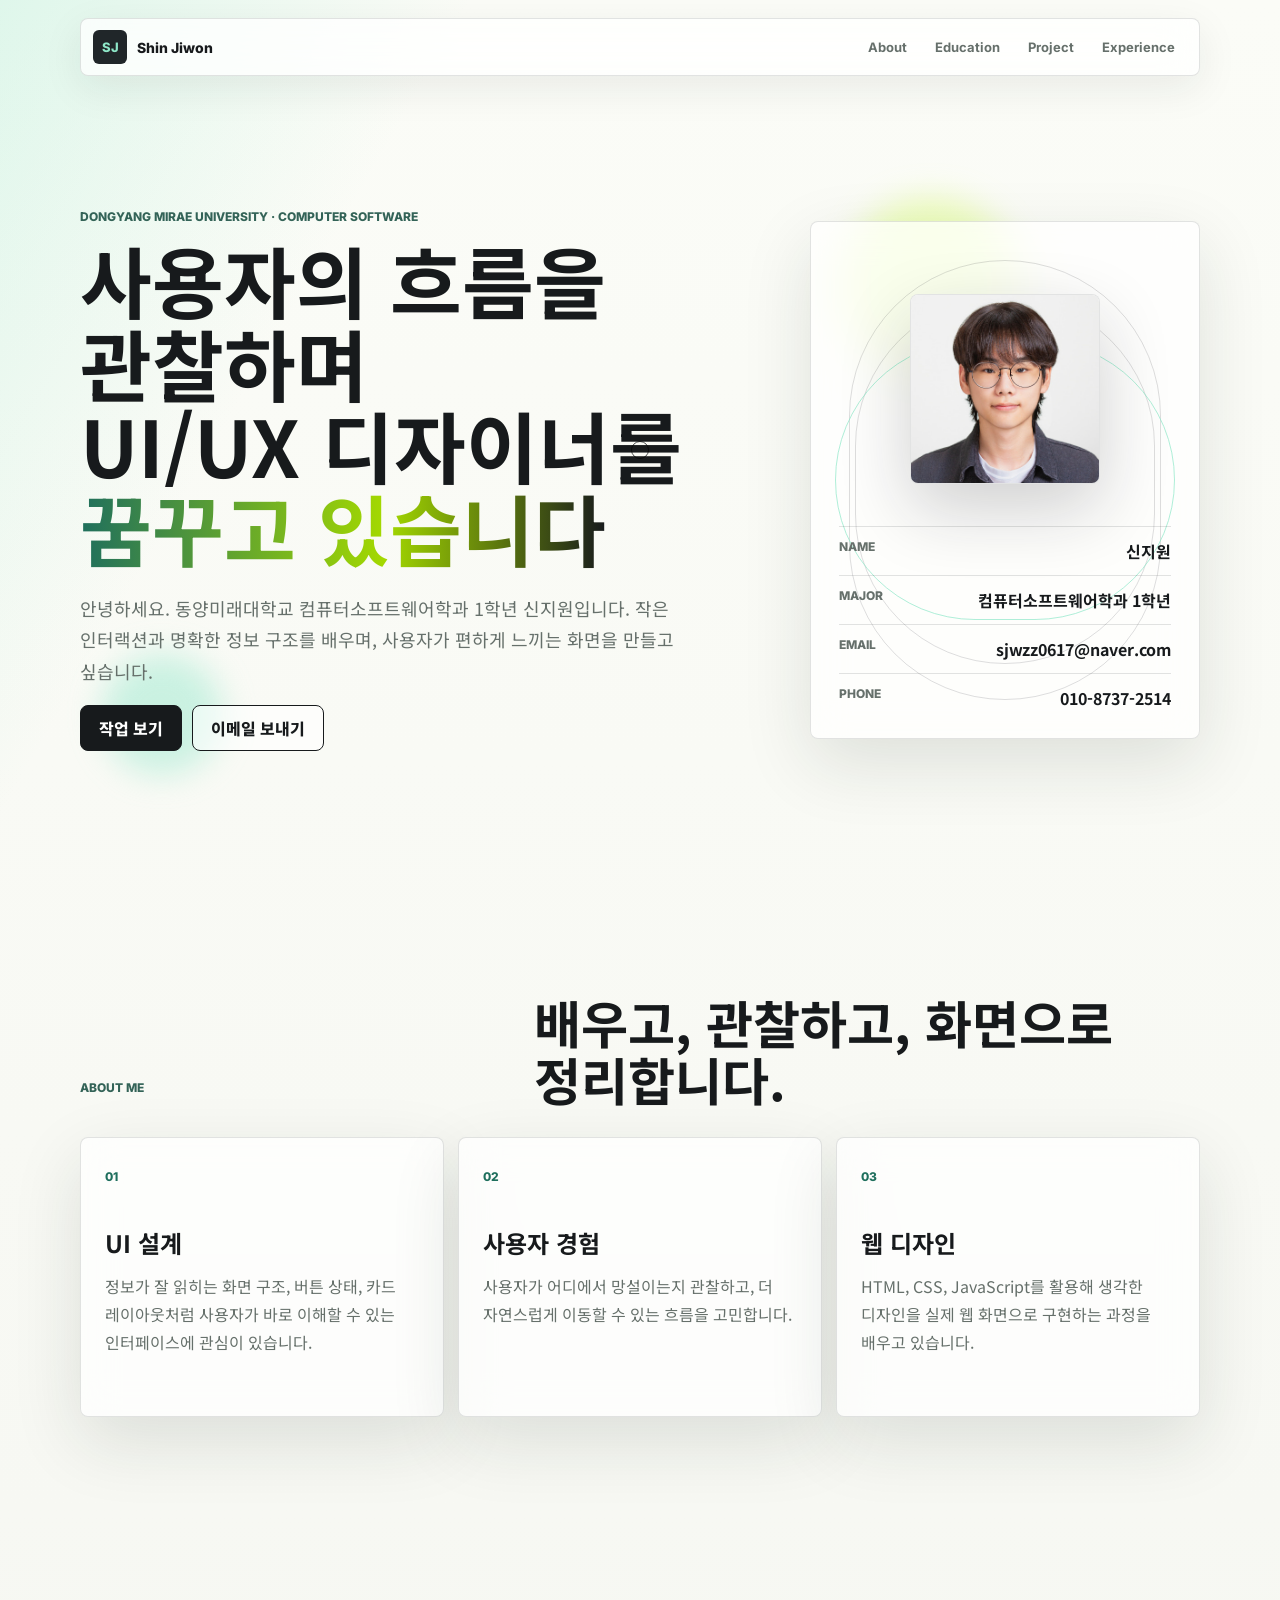
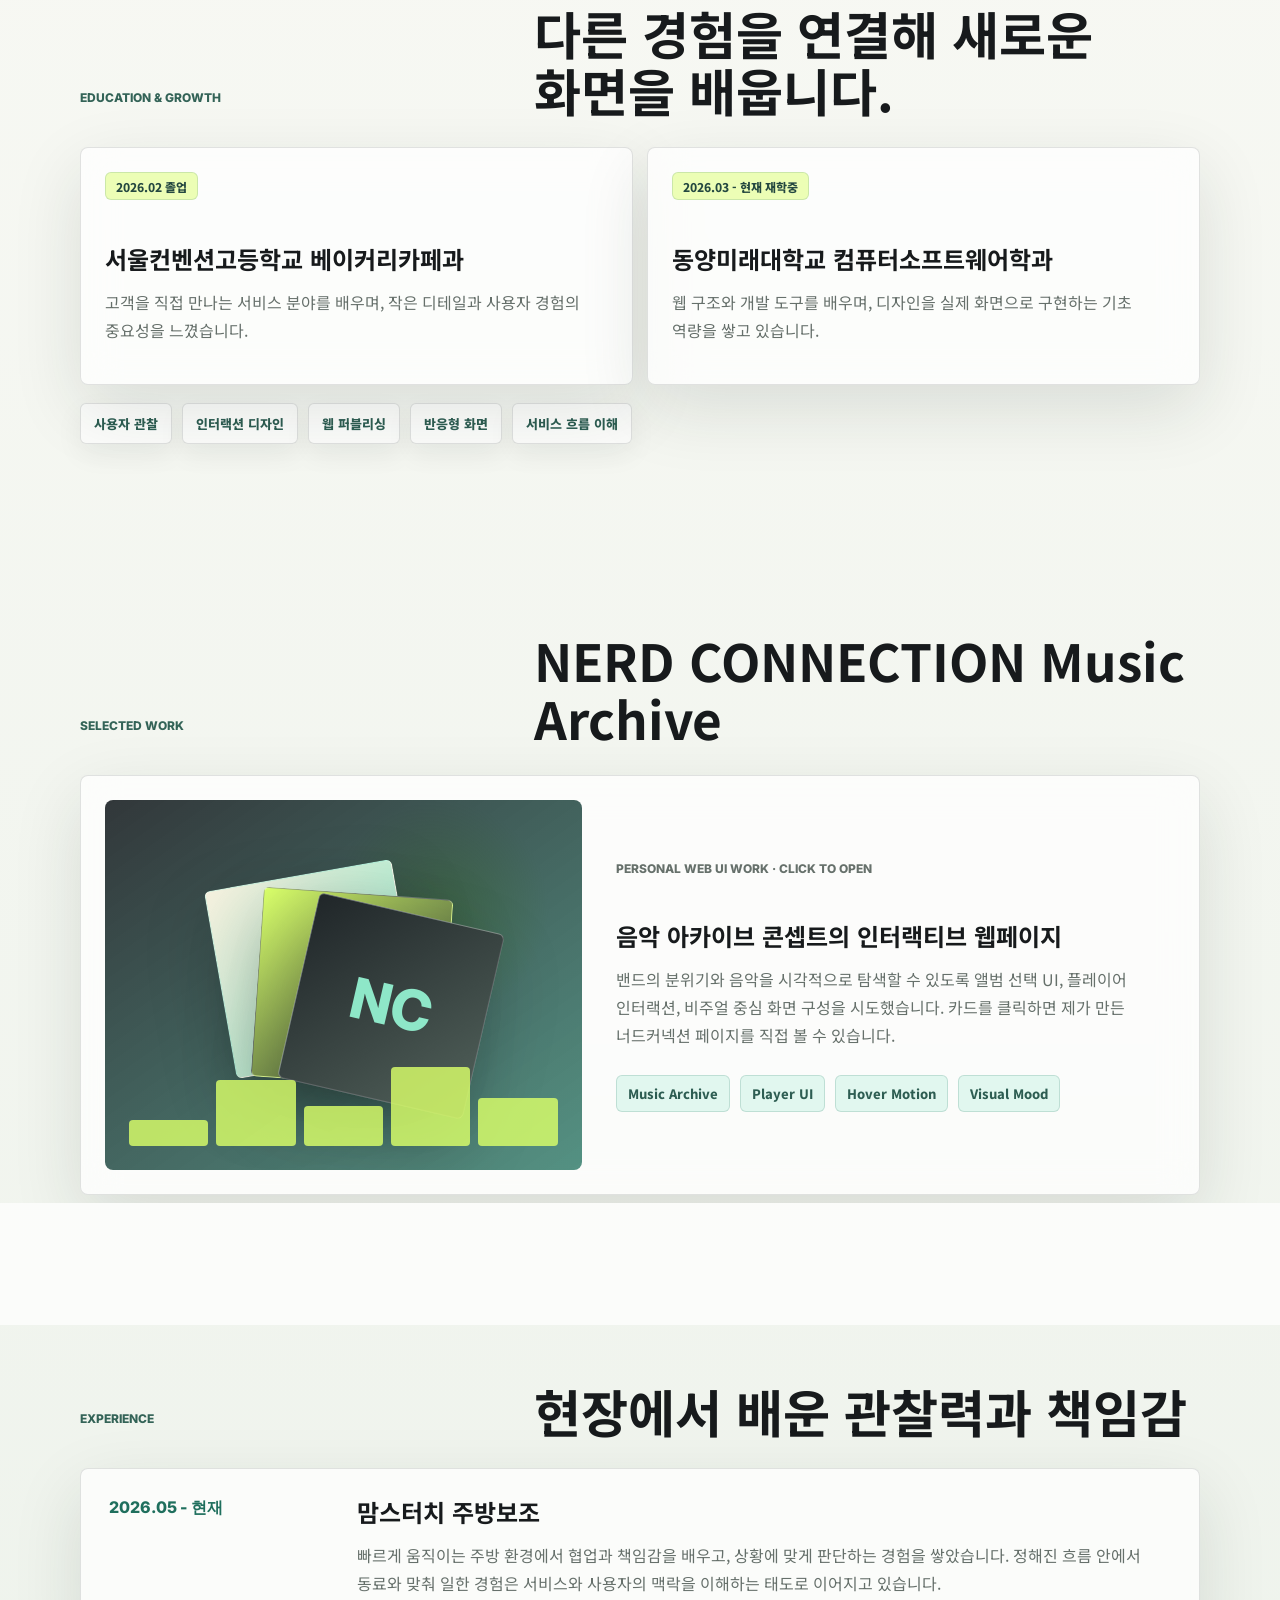
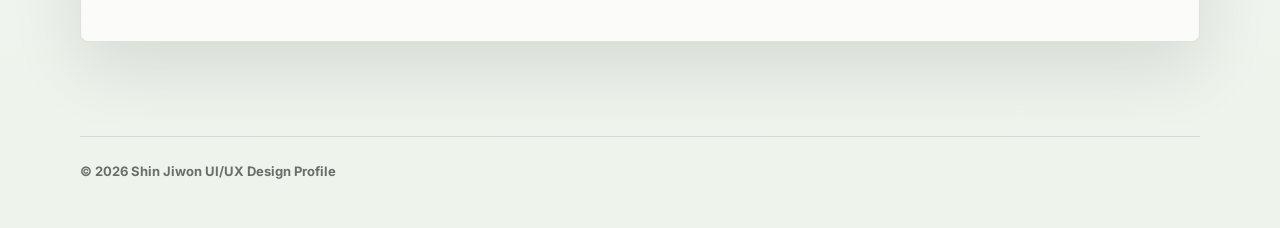
<file: index.html>
<!DOCTYPE html>
<html lang="ko">
<head>
  <meta charset="UTF-8">
  <meta name="viewport" content="width=device-width, initial-scale=1.0">
  <meta name="description" content="UI/UX 디자이너를 꿈꾸는 신지원의 개인 디자인 프로필 웹페이지">
  <title>신지원 | UI/UX Design Profile</title>
  <link rel="preconnect" href="https://fonts.googleapis.com">
  <link rel="preconnect" href="https://fonts.gstatic.com" crossorigin>
  <link href="https://fonts.googleapis.com/css2?family=Inter:wght@500;600;700;800&family=Noto+Sans+KR:wght@400;500;700;800&display=swap" rel="stylesheet">
  <link rel="stylesheet" href="style.css">
</head>
<body>
  <div class="cursor" aria-hidden="true">
    <span class="cursor-label"></span>
  </div>

  <header class="site-header" aria-label="주요 내비게이션">
    <a class="brand magnetic" href="#home" data-cursor="HOME" aria-label="홈으로 이동">
      <span class="brand-mark">SJ</span>
      <span class="brand-text">Shin Jiwon</span>
    </a>
    <nav class="nav-links">
      <a class="magnetic" href="#about" data-cursor="ABOUT">About</a>
      <a class="magnetic" href="#education" data-cursor="EDU">Education</a>
      <a class="magnetic" href="#project" data-cursor="VIEW">Project</a>
      <a class="magnetic" href="#experience" data-cursor="WORK">Experience</a>
    </nav>
  </header>

  <main id="home">
    <section class="hero section-shell" aria-labelledby="hero-title">
      <div class="ambient ambient-one" aria-hidden="true"></div>
      <div class="ambient ambient-two" aria-hidden="true"></div>

      <div class="hero-copy">
        <p class="eyebrow reveal-item">Dongyang Mirae University · Computer Software</p>
        <h1 id="hero-title" class="reveal-item">
          사용자의 흐름을 관찰하며<br>
          UI/UX 디자이너를<br>
          <span>꿈꾸고 있습니다</span>
        </h1>
        <p class="hero-lead reveal-item">
          안녕하세요. 동양미래대학교 컴퓨터소프트웨어학과 1학년 신지원입니다.
          작은 인터랙션과 명확한 정보 구조를 배우며, 사용자가 편하게 느끼는 화면을 만들고 싶습니다.
        </p>
        <div class="hero-actions reveal-item">
          <a class="button primary magnetic" href="#project" data-cursor="VIEW">작업 보기</a>
          <a class="button secondary magnetic" href="mailto:sjwzz0617@naver.com" data-cursor="MAIL">이메일 보내기</a>
        </div>
      </div>

      <aside class="profile-panel reveal-item" aria-label="프로필 요약">
        <div class="profile-orbit" aria-hidden="true">
          <span></span>
          <span></span>
          <span></span>
        </div>
        <img class="profile-photo" src="profile.jpg" alt="신지원 증명사진">
        <dl class="profile-list">
          <div>
            <dt>Name</dt>
            <dd>신지원</dd>
          </div>
          <div>
            <dt>Major</dt>
            <dd>컴퓨터소프트웨어학과 1학년</dd>
          </div>
          <div>
            <dt>Email</dt>
            <dd><a href="mailto:sjwzz0617@naver.com" data-cursor="MAIL">sjwzz0617@naver.com</a></dd>
          </div>
          <div>
            <dt>Phone</dt>
            <dd><a href="tel:01087372514" data-cursor="CALL">010-8737-2514</a></dd>
          </div>
        </dl>
      </aside>
    </section>

    <section class="section-shell content-section reveal-section" id="about" aria-labelledby="about-title">
      <div class="section-heading">
        <p class="eyebrow">About Me</p>
        <h2 id="about-title">배우고, 관찰하고, 화면으로 정리합니다.</h2>
      </div>
      <div class="about-grid">
        <article class="info-card magnetic" data-cursor="UI">
          <span class="card-number">01</span>
          <h3>UI 설계</h3>
          <p>정보가 잘 읽히는 화면 구조, 버튼 상태, 카드 레이아웃처럼 사용자가 바로 이해할 수 있는 인터페이스에 관심이 있습니다.</p>
        </article>
        <article class="info-card magnetic" data-cursor="UX">
          <span class="card-number">02</span>
          <h3>사용자 경험</h3>
          <p>사용자가 어디에서 망설이는지 관찰하고, 더 자연스럽게 이동할 수 있는 흐름을 고민합니다.</p>
        </article>
        <article class="info-card magnetic" data-cursor="WEB">
          <span class="card-number">03</span>
          <h3>웹 디자인</h3>
          <p>HTML, CSS, JavaScript를 활용해 생각한 디자인을 실제 웹 화면으로 구현하는 과정을 배우고 있습니다.</p>
        </article>
      </div>
    </section>

    <section class="section-shell content-section reveal-section" id="education" aria-labelledby="education-title">
      <div class="section-heading">
        <p class="eyebrow">Education & Growth</p>
        <h2 id="education-title">다른 경험을 연결해 새로운 화면을 배웁니다.</h2>
      </div>
      <div class="education-grid">
        <article class="education-card magnetic" data-cursor="GRAD">
          <span class="education-year">2026.02 졸업</span>
          <h3>서울컨벤션고등학교 베이커리카페과</h3>
          <p>고객을 직접 만나는 서비스 분야를 배우며, 작은 디테일과 사용자 경험의 중요성을 느꼈습니다.</p>
        </article>
        <article class="education-card magnetic" data-cursor="NOW">
          <span class="education-year">2026.03 - 현재 재학중</span>
          <h3>동양미래대학교 컴퓨터소프트웨어학과</h3>
          <p>웹 구조와 개발 도구를 배우며, 디자인을 실제 화면으로 구현하는 기초 역량을 쌓고 있습니다.</p>
        </article>
      </div>
      <ul class="skill-strip" aria-label="관심 분야">
        <li>사용자 관찰</li>
        <li>인터랙션 디자인</li>
        <li>웹 퍼블리싱</li>
        <li>반응형 화면</li>
        <li>서비스 흐름 이해</li>
      </ul>
    </section>

    <section class="section-shell content-section reveal-section" id="project" aria-labelledby="project-title">
      <div class="section-heading">
        <p class="eyebrow">Selected Work</p>
        <h2 id="project-title">NERD CONNECTION Music Archive</h2>
      </div>
      <a class="project-card magnetic" href="nerd-connection/index.html" target="_blank" rel="noopener" data-cursor="OPEN" aria-label="NERD CONNECTION Music Archive 사이트 새 탭으로 열기">
        <div class="project-visual" aria-hidden="true">
          <div class="album-stack album-a"></div>
          <div class="album-stack album-b"></div>
          <div class="album-stack album-c"></div>
          <div class="sound-bars">
            <span></span><span></span><span></span><span></span><span></span>
          </div>
        </div>
        <div class="project-copy">
          <p class="project-tag">Personal Web UI Work · Click to Open</p>
          <h3>음악 아카이브 콘셉트의 인터랙티브 웹페이지</h3>
          <p>
            밴드의 분위기와 음악을 시각적으로 탐색할 수 있도록 앨범 선택 UI, 플레이어 인터랙션,
            비주얼 중심 화면 구성을 시도했습니다. 카드를 클릭하면 제가 만든 너드커넥션 페이지를 직접 볼 수 있습니다.
          </p>
          <ul class="chip-list" aria-label="작업 키워드">
            <li>Music Archive</li>
            <li>Player UI</li>
            <li>Hover Motion</li>
            <li>Visual Mood</li>
          </ul>
        </div>
      </a>
    </section>

    <section class="section-shell content-section reveal-section" id="experience" aria-labelledby="experience-title">
      <div class="section-heading">
        <p class="eyebrow">Experience</p>
        <h2 id="experience-title">현장에서 배운 관찰력과 책임감</h2>
      </div>
      <div class="timeline-card magnetic" data-cursor="WORK">
        <div class="timeline-date">2026.05 - 현재</div>
        <div class="timeline-copy">
          <h3>맘스터치 주방보조</h3>
          <p>
            빠르게 움직이는 주방 환경에서 협업과 책임감을 배우고, 상황에 맞게 판단하는 경험을 쌓았습니다.
            정해진 흐름 안에서 동료와 맞춰 일한 경험은 서비스와 사용자의 맥락을 이해하는 태도로 이어지고 있습니다.
          </p>
        </div>
      </div>
    </section>
  </main>

  <footer class="site-footer">
    <p>© 2026 Shin Jiwon UI/UX Design Profile</p>
  </footer>

  <script src="script.js"></script>
</body>
</html>
</file>
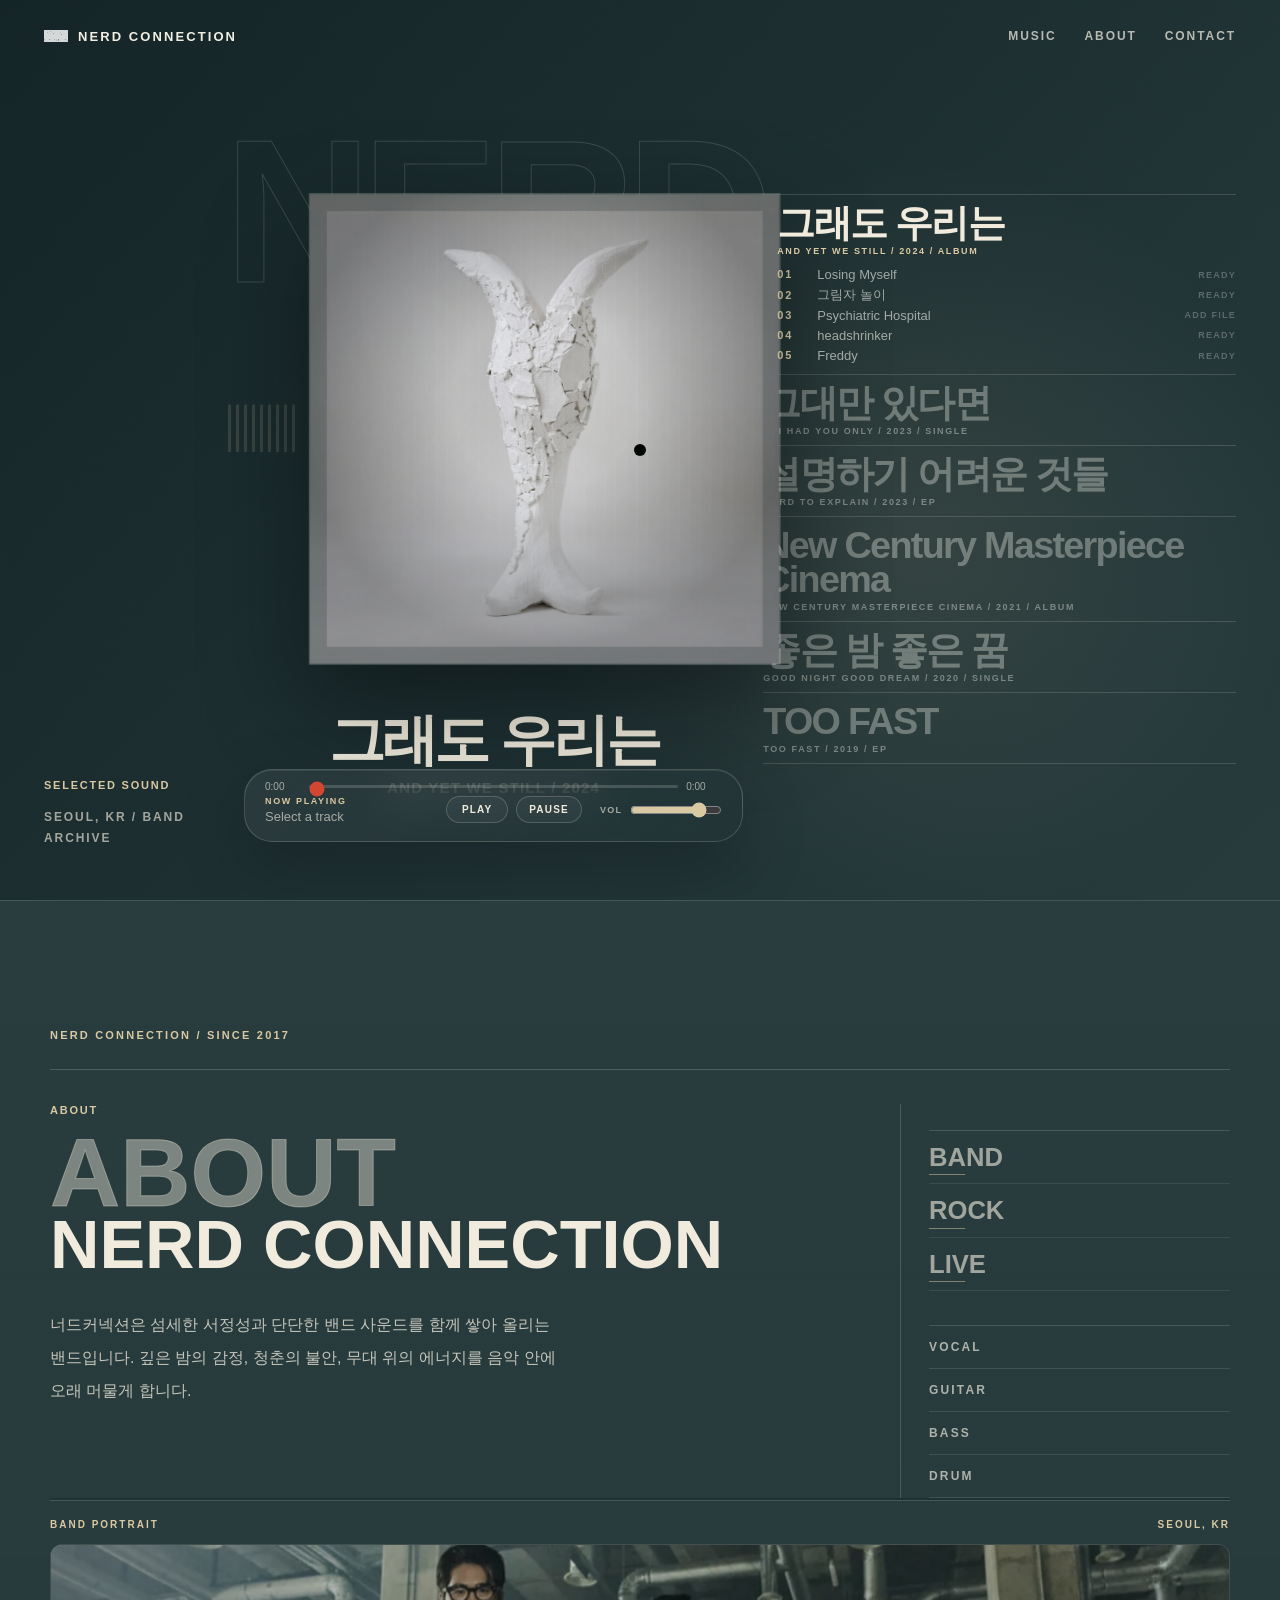
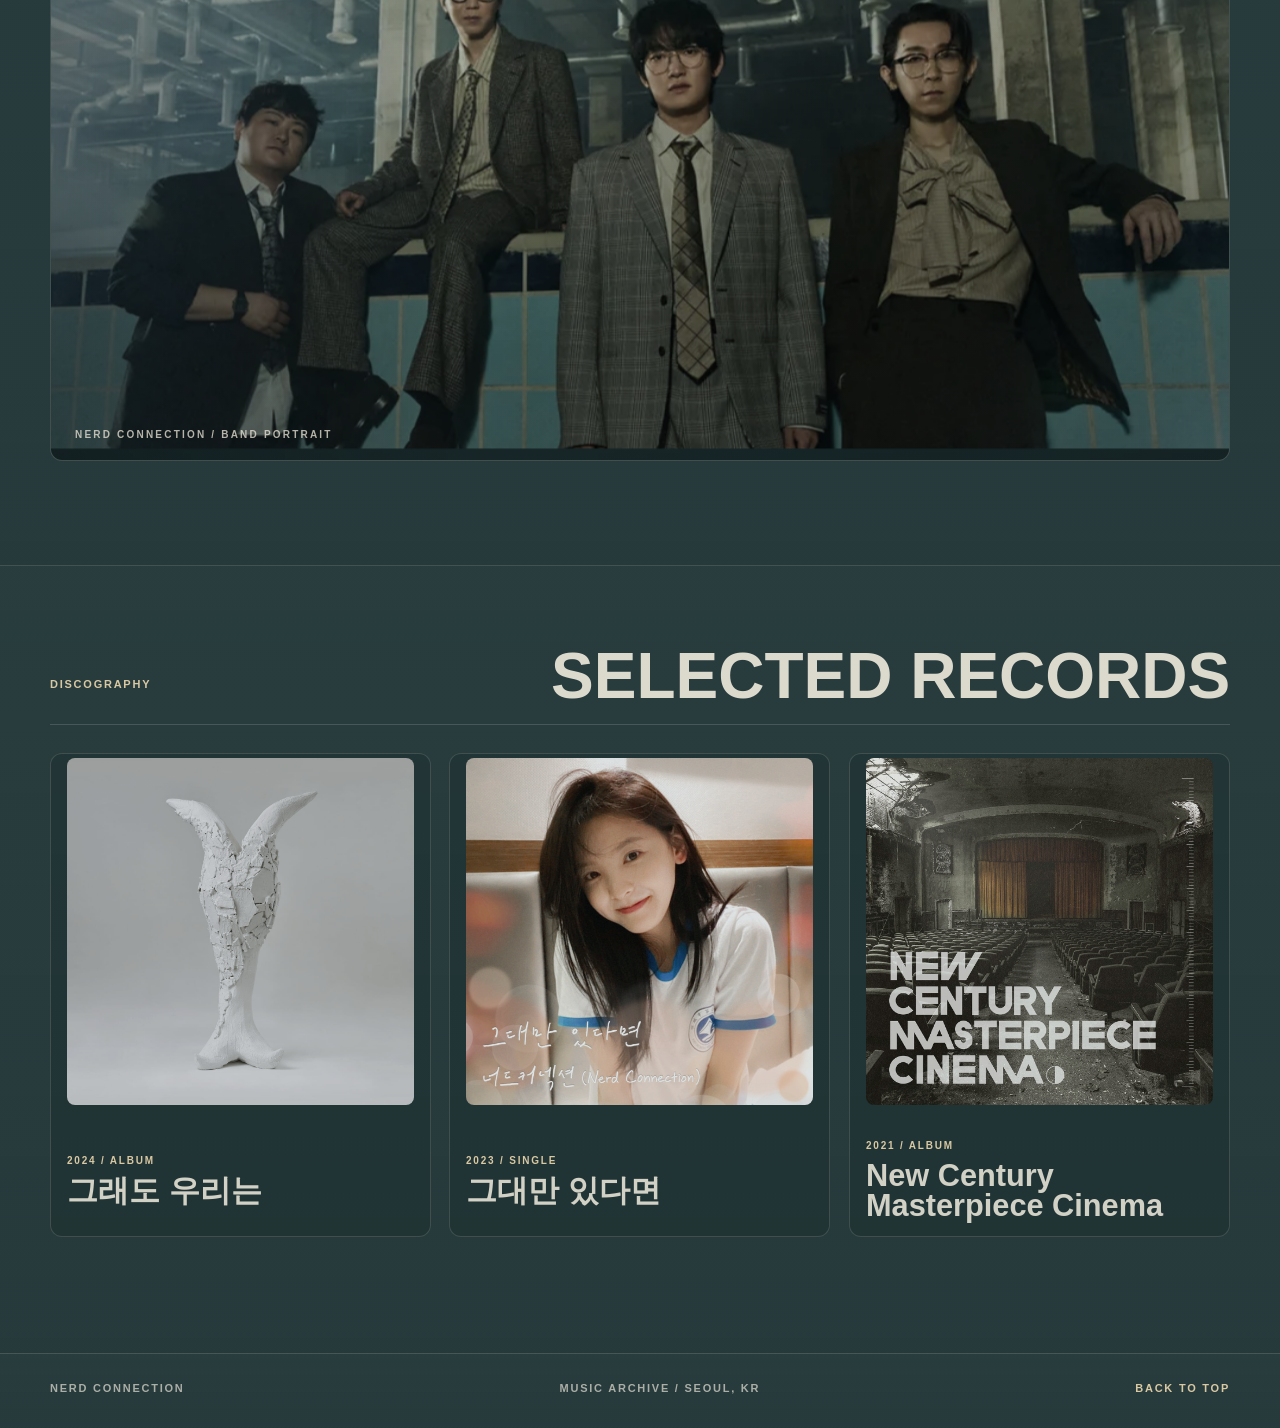
<file: nerd-connection/index.html>
<!DOCTYPE html>
<html lang="ko">
<head>
  <meta charset="UTF-8">
  <meta name="viewport" content="width=device-width, initial-scale=1.0">
  <title>NERD CONNECTION - Music Archive</title>
  <meta name="description" content="너드커넥션의 음악을 타이포그래피와 앨범 비주얼 중심으로 소개하는 감성 웹사이트">
  <link rel="stylesheet" href="style.css?v=20260525-no-sticky">
</head>
<body>
  <div class="cursor" aria-hidden="true">
    <span>NERD CONNECTION</span>
  </div>
  <audio id="audio-player" preload="metadata"></audio>

  <header class="site-header">
    <a class="logo interactive" href="#top" aria-label="NERD CONNECTION home">
      <img src="assets/nerd-connection-logo.png" alt="" aria-hidden="true">
      <span>NERD CONNECTION</span>
    </a>
    <nav class="top-nav" aria-label="Main navigation">
      <a class="interactive" href="#music">Music</a>
      <a class="interactive" href="#about">About</a>
      <a class="interactive" href="#contact">Contact</a>
    </nav>
  </header>

  <main id="top">
    <section class="hero" id="music" aria-labelledby="current-title">
      <div class="hero-meta">
        <p class="eyebrow">Selected Sound</p>
        <p class="season">Seoul, KR / Band Archive</p>
      </div>

      <div class="album-stage" aria-live="polite">
        <div class="album-orbit" id="album-orbit">
          <figure class="album-card parallax-item" id="album-card" data-parallax-speed="18">
            <div class="album-art" id="album-art" role="img" aria-label="선택된 앨범 이미지"></div>
          </figure>
        </div>
        <div class="visualizer" id="audio-visualizer" aria-hidden="true">
          <div class="viz-side viz-left">
            <span></span><span></span><span></span><span></span><span></span><span></span>
            <span></span><span></span><span></span>
          </div>
          <div class="viz-side viz-right">
            <span></span><span></span><span></span><span></span><span></span><span></span>
            <span></span><span></span><span></span>
          </div>
        </div>

        <div class="track-info">
          <h1 id="current-title">그래도 우리는</h1>
          <p id="current-subtitle">And Yet We Still / 2024</p>
        </div>
      </div>

      <div class="release-list" id="release-list" aria-label="앨범과 싱글 목록"></div>

      <div class="player-bar" aria-label="음악 플레이어">
        <div class="player-copy">
          <span class="player-label">Now Playing</span>
          <strong id="player-title">Select a track</strong>
        </div>
        <div class="player-actions">
          <button class="player-btn interactive" type="button" id="play-btn" aria-label="재생">Play</button>
          <button class="player-btn interactive" type="button" id="pause-btn" aria-label="멈춤">Pause</button>
        </div>
        <label class="volume-control">
          <span>Vol</span>
          <input class="interactive" id="volume-slider" type="range" min="0" max="1" step="0.01" value="0.8" aria-label="볼륨 조절">
        </label>
        <div class="seek-control">
          <span id="current-time">0:00</span>
          <input class="interactive" id="seek-slider" type="range" min="0" max="100" value="0" step="0.1" aria-label="재생 위치 이동">
          <span id="duration-time">0:00</span>
        </div>
      </div>

      <p class="scroll-note">Scroll</p>
    </section>

    <div class="mini-player" id="mini-player" aria-label="고정 음악 플레이어">
      <span id="mini-player-title">Select a track</span>
      <button class="mini-btn interactive" type="button" id="mini-play-btn">Play</button>
      <button class="mini-btn interactive" type="button" id="mini-pause-btn">Pause</button>
      <span class="mini-time" id="mini-time">0:00 / 0:00</span>
      <input class="mini-volume interactive" id="mini-volume-slider" type="range" min="0" max="1" step="0.01" value="0.8" aria-label="미니 플레이어 볼륨 조절">
    </div>

    <section class="about-section" id="about" aria-labelledby="about-title">
      <div class="section-shell">
        <p class="about-kicker">Nerd Connection / Since 2017</p>

        <div class="about-frame">
          <div class="about-copy">
            <p class="eyebrow">About</p>
            <h2 id="about-title" class="mask-title">
              <span>ABOUT</span>
              <span>NERD CONNECTION</span>
            </h2>
            <p class="about-lead">
              너드커넥션은 섬세한 서정성과 단단한 밴드 사운드를 함께 쌓아 올리는 밴드입니다.
              깊은 밤의 감정, 청춘의 불안, 무대 위의 에너지를 음악 안에 오래 머물게 합니다.
            </p>
          </div>

          <aside class="about-panel" aria-label="너드커넥션 키워드와 멤버 역할">
            <div class="keyword-row" aria-label="밴드 키워드">
              <button class="interactive keyword-button" type="button" data-about-view="band">BAND</button>
              <button class="interactive keyword-button" type="button" data-about-view="rock">ROCK</button>
              <button class="interactive keyword-button" type="button" data-about-view="live">LIVE</button>
            </div>
            <div class="role-grid" aria-label="멤버 역할">
              <button class="interactive role-button" type="button" data-about-view="vocal">VOCAL</button>
              <button class="interactive role-button" type="button" data-about-view="guitar">GUITAR</button>
              <button class="interactive role-button" type="button" data-about-view="bass">BASS</button>
              <button class="interactive role-button" type="button" data-about-view="drum">DRUM</button>
            </div>
          </aside>
        </div>

        <section class="about-detail" id="about-detail" aria-live="polite" aria-hidden="true">
          <button class="detail-close interactive" id="about-detail-close" type="button" aria-label="멤버 정보 닫기">×</button>
          <div class="about-detail-copy">
            <p class="eyebrow" id="about-detail-kicker">Member Part</p>
            <h3 id="about-detail-title">VOCAL</h3>
            <p id="about-detail-description">감정을 전달하는 중심적인 목소리</p>
            <dl class="member-info" id="member-info"></dl>
          </div>
          <figure class="part-photo parallax-item" id="part-photo" data-parallax-speed="16">
            <img id="about-detail-image" src="images/vocal.jpg" alt="보컬 사진">
          </figure>
          <div class="live-list" id="live-list" aria-label="콘서트 일정">
            <div>
              <time datetime="2026-06-15">2026.06.15</time>
              <span>SEOUL</span>
              <strong>NERD CONNECTION LIVE</strong>
            </div>
            <div>
              <time datetime="2026-07-02">2026.07.02</time>
              <span>BUSAN</span>
              <strong>SUMMER BAND NIGHT</strong>
            </div>
            <div>
              <time datetime="2026-08-10">2026.08.10</time>
              <span>INCHEON</span>
              <strong>NIGHT STAGE</strong>
            </div>
          </div>
        </section>

        <div class="photo-heading">
          <span>Band Portrait</span>
          <span>Seoul, KR</span>
        </div>
        <figure class="about-photo parallax-item" data-parallax-speed="14">
          <img src="assets/nerd-connection-band.webp" alt="너드커넥션 밴드 사진">
          <figcaption>NERD CONNECTION / BAND PORTRAIT</figcaption>
        </figure>
      </div>
    </section>

    <section class="discography-section" aria-labelledby="discography-title">
      <div class="section-shell">
        <div class="section-heading">
          <p class="eyebrow">Discography</p>
          <h2 id="discography-title" class="mask-title">SELECTED RECORDS</h2>
        </div>

        <div class="record-grid">
          <article class="record-card interactive">
            <img src="assets/and-yet-we-still.jpg" alt="그래도 우리는 앨범 커버">
            <div>
              <span>2024 / Album</span>
              <h3>그래도 우리는</h3>
            </div>
          </article>
          <article class="record-card interactive">
            <img src="assets/if-i-had-you-only.jpg" alt="그대만 있다면 싱글 커버">
            <div>
              <span>2023 / Single</span>
              <h3>그대만 있다면</h3>
            </div>
          </article>
          <article class="record-card interactive">
            <img src="assets/new-century-masterpiece-cinema.jpg" alt="New Century Masterpiece Cinema 앨범 커버">
            <div>
              <span>2021 / Album</span>
              <h3>New Century Masterpiece Cinema</h3>
            </div>
          </article>
        </div>
      </div>
    </section>

    <footer class="site-footer" id="contact">
      <div class="section-shell footer-inner">
        <strong>NERD CONNECTION</strong>
        <span>Music Archive / Seoul, KR</span>
        <a class="interactive" href="#top">Back to top</a>
      </div>
    </footer>
  </main>

  <script src="script.js?v=20260525-scroll-motion-3"></script>
</body>
</html>
</file>
<file: style.css>
:root {
  --bg: #f7f8f3;
  --ink: #171a1c;
  --muted: #66706b;
  --line: rgba(23, 26, 28, .12);
  --panel: rgba(255, 255, 255, .72);
  --panel-solid: #ffffff;
  --mint: #8ee7c8;
  --lime: #d9ff6a;
  --charcoal: #202629;
  --shadow: 0 24px 70px rgba(25, 38, 34, .12);
  --radius: 8px;
  --ease: cubic-bezier(.16, 1, .3, 1);
}

* {
  box-sizing: border-box;
}

html {
  scroll-behavior: smooth;
  scroll-padding-top: 96px;
}

body {
  margin: 0;
  min-height: 100vh;
  background:
    linear-gradient(120deg, rgba(142, 231, 200, .26), transparent 32vw),
    linear-gradient(180deg, #fbfcf7 0%, var(--bg) 44%, #eef3ec 100%);
  color: var(--ink);
  font-family: "Noto Sans KR", "Inter", system-ui, sans-serif;
  cursor: none;
  overflow-x: hidden;
}

body::selection {
  background: var(--lime);
  color: var(--ink);
}

a {
  color: inherit;
  text-decoration: none;
}

button,
a {
  -webkit-tap-highlight-color: transparent;
}

.cursor {
  position: fixed;
  left: 0;
  top: 0;
  z-index: 1000;
  width: 18px;
  height: 18px;
  border: 1px solid rgba(23, 26, 28, .75);
  border-radius: 999px;
  pointer-events: none;
  transform: translate3d(-50%, -50%, 0);
  transition: width 180ms var(--ease), height 180ms var(--ease), background 180ms var(--ease), border-color 180ms var(--ease);
  mix-blend-mode: multiply;
}

.cursor-label {
  position: absolute;
  inset: 0;
  display: grid;
  place-items: center;
  color: var(--ink);
  font-family: "Inter", sans-serif;
  font-size: 0;
  font-weight: 800;
  letter-spacing: 0;
  opacity: 0;
  transition: opacity 140ms ease, font-size 140ms ease;
}

.cursor.is-active {
  width: 68px;
  height: 68px;
  background: var(--lime);
  border-color: transparent;
}

.cursor.is-active .cursor-label {
  font-size: 11px;
  opacity: 1;
}

.site-header {
  position: fixed;
  top: 18px;
  left: 50%;
  z-index: 50;
  display: flex;
  align-items: center;
  justify-content: space-between;
  width: min(1120px, calc(100% - 32px));
  padding: 10px 12px;
  background: rgba(255, 255, 255, .76);
  border: 1px solid var(--line);
  border-radius: var(--radius);
  box-shadow: 0 12px 40px rgba(31, 41, 38, .08);
  backdrop-filter: blur(18px);
  transform: translateX(-50%);
}

.brand,
.nav-links {
  display: flex;
  align-items: center;
}

.brand {
  gap: 10px;
  font-family: "Inter", sans-serif;
  font-weight: 800;
}

.brand-mark {
  display: grid;
  place-items: center;
  width: 34px;
  height: 34px;
  background: var(--charcoal);
  color: var(--mint);
  border-radius: 6px;
  font-size: 13px;
}

.brand-text {
  font-size: 14px;
}

.nav-links {
  gap: 4px;
}

.nav-links a {
  padding: 10px 12px;
  border-radius: 6px;
  color: var(--muted);
  font-family: "Inter", sans-serif;
  font-size: 13px;
  font-weight: 700;
  transition: color 180ms ease, background 180ms ease;
}

.nav-links a:hover,
.nav-links a:focus-visible {
  background: rgba(142, 231, 200, .28);
  color: var(--ink);
}

.section-shell {
  width: min(1120px, calc(100% - 32px));
  margin: 0 auto;
}

.hero {
  position: relative;
  display: grid;
  grid-template-columns: minmax(0, 1.12fr) 390px;
  gap: 34px;
  align-items: center;
  min-height: 100vh;
  padding: 132px 0 72px;
}

.ambient {
  position: absolute;
  border-radius: 999px;
  filter: blur(16px);
  pointer-events: none;
  transition: transform 300ms var(--ease);
}

.ambient-one {
  right: 16%;
  top: 22%;
  width: 180px;
  height: 180px;
  background: rgba(217, 255, 106, .42);
}

.ambient-two {
  left: 2%;
  bottom: 14%;
  width: 120px;
  height: 120px;
  background: rgba(142, 231, 200, .44);
}

.hero-copy {
  position: relative;
  z-index: 2;
}

.eyebrow {
  margin: 0 0 14px;
  color: #336357;
  font-family: "Inter", sans-serif;
  font-size: 12px;
  font-weight: 800;
  letter-spacing: 0;
  text-transform: uppercase;
}

h1,
h2,
h3,
p {
  margin-top: 0;
  word-break: keep-all;
}

h1 {
  margin-bottom: 24px;
  max-width: 820px;
  font-size: clamp(46px, 6.5vw, 78px);
  line-height: 1.06;
  letter-spacing: 0;
  word-break: keep-all;
}

h1 span {
  display: inline-block;
  background: linear-gradient(90deg, #1f6f5d, #a4d900 58%, #171a1c);
  -webkit-background-clip: text;
  background-clip: text;
  color: transparent;
}

.hero-lead {
  max-width: 650px;
  color: var(--muted);
  font-size: 18px;
  line-height: 1.75;
}

.hero-actions,
.chip-list {
  display: flex;
  flex-wrap: wrap;
  gap: 10px;
}

.button {
  display: inline-flex;
  align-items: center;
  justify-content: center;
  min-height: 46px;
  padding: 0 18px;
  border: 1px solid var(--ink);
  border-radius: var(--radius);
  font-weight: 800;
  transition: transform 180ms var(--ease), background 180ms ease, color 180ms ease, box-shadow 180ms ease;
}

.button:hover,
.button:focus-visible {
  transform: translateY(-3px);
  box-shadow: 0 14px 30px rgba(23, 26, 28, .12);
}

.button.primary {
  background: var(--ink);
  color: #fff;
}

.button.primary:hover,
.button.primary:focus-visible {
  background: var(--lime);
  color: var(--ink);
}

.button.secondary {
  background: rgba(255, 255, 255, .58);
}

.profile-panel,
.info-card,
.project-card,
.timeline-card,
.education-card {
  border: 1px solid var(--line);
  border-radius: var(--radius);
  background: var(--panel);
  box-shadow: var(--shadow);
  backdrop-filter: blur(18px);
}

.profile-panel {
  position: relative;
  min-height: 480px;
  padding: 28px;
  overflow: hidden;
}

.profile-photo {
  position: relative;
  z-index: 2;
  width: 190px;
  height: 190px;
  margin: 44px auto 42px;
  display: block;
  object-fit: cover;
  object-position: center 24%;
  background: var(--panel-solid);
  border: 1px solid rgba(23, 26, 28, .12);
  border-radius: var(--radius);
  box-shadow: 0 26px 70px rgba(23, 26, 28, .2);
}

.profile-orbit span {
  position: absolute;
  border: 1px solid rgba(23, 26, 28, .14);
  border-radius: 999px;
  animation: spin 16s linear infinite;
}

.profile-orbit span:nth-child(1) {
  inset: 38px;
}

.profile-orbit span:nth-child(2) {
  inset: 74px 44px;
  animation-duration: 20s;
  animation-direction: reverse;
}

.profile-orbit span:nth-child(3) {
  inset: 118px 24px;
  border-color: rgba(142, 231, 200, .7);
  animation-duration: 13s;
}

.profile-list {
  position: relative;
  z-index: 2;
  display: grid;
  gap: 12px;
  margin: 0;
}

.profile-list div {
  display: flex;
  justify-content: space-between;
  gap: 18px;
  padding-top: 12px;
  border-top: 1px solid var(--line);
}

.profile-list dt {
  color: var(--muted);
  font-family: "Inter", sans-serif;
  font-size: 12px;
  font-weight: 800;
  text-transform: uppercase;
}

.profile-list dd {
  margin: 0;
  text-align: right;
  font-weight: 700;
  overflow-wrap: anywhere;
}

.profile-list a {
  transition: color 180ms ease;
}

.profile-list a:hover,
.profile-list a:focus-visible {
  color: #1f6f5d;
}

.education-grid {
  display: grid;
  grid-template-columns: repeat(2, 1fr);
  gap: 14px;
}

.education-card {
  min-height: 230px;
  padding: 24px;
  transition: transform 220ms var(--ease), border-color 220ms ease, box-shadow 220ms ease, background 220ms ease;
}

.education-year {
  display: inline-flex;
  align-items: center;
  min-height: 28px;
  padding: 0 10px;
  background: rgba(217, 255, 106, .48);
  border: 1px solid rgba(31, 111, 93, .16);
  border-radius: 6px;
  color: #244840;
  font-size: 12px;
  font-weight: 800;
}

.education-card h3 {
  margin: 44px 0 14px;
  font-size: 24px;
  line-height: 1.25;
}

.education-card p {
  color: var(--muted);
  line-height: 1.75;
}

.skill-strip {
  display: flex;
  flex-wrap: wrap;
  gap: 10px;
  padding: 0;
  margin: 18px 0 0;
  list-style: none;
}

.skill-strip li {
  padding: 10px 13px;
  background: rgba(255, 255, 255, .7);
  border: 1px solid var(--line);
  border-radius: 6px;
  color: #2d5d52;
  font-size: 13px;
  font-weight: 800;
  box-shadow: 0 10px 28px rgba(25, 38, 34, .06);
}

.content-section {
  padding: 94px 0;
}

.section-heading {
  display: grid;
  grid-template-columns: .78fr 1.22fr;
  gap: 28px;
  align-items: end;
  margin-bottom: 28px;
}

.section-heading h2 {
  margin-bottom: 0;
  font-size: clamp(30px, 4vw, 54px);
  line-height: 1.12;
  letter-spacing: 0;
}

.about-grid {
  display: grid;
  grid-template-columns: repeat(3, 1fr);
  gap: 14px;
}

.info-card {
  min-height: 280px;
  padding: 24px;
  transition: transform 220ms var(--ease), border-color 220ms ease, box-shadow 220ms ease, background 220ms ease;
}

.info-card:hover,
.info-card:focus-within,
.education-card:hover,
.project-card:hover,
.timeline-card:hover {
  transform: translateY(-7px);
  border-color: rgba(31, 111, 93, .42);
  background: rgba(255, 255, 255, .88);
  box-shadow: 0 30px 80px rgba(25, 38, 34, .16);
}

.card-number {
  color: #1f6f5d;
  font-family: "Inter", sans-serif;
  font-size: 12px;
  font-weight: 800;
}

.info-card h3,
.project-copy h3,
.timeline-copy h3 {
  margin: 42px 0 14px;
  font-size: 24px;
  line-height: 1.25;
}

.info-card p,
.project-copy p,
.timeline-copy p {
  color: var(--muted);
  line-height: 1.75;
}

.project-card {
  display: grid;
  grid-template-columns: .92fr 1.08fr;
  gap: 34px;
  min-height: 420px;
  padding: 24px;
  overflow: hidden;
  transition: transform 240ms var(--ease), border-color 240ms ease, background 240ms ease, box-shadow 240ms ease;
}

.project-card:focus-visible {
  transform: translateY(-7px);
  border-color: rgba(31, 111, 93, .42);
  background: rgba(255, 255, 255, .88);
  box-shadow: 0 30px 80px rgba(25, 38, 34, .16);
}

.project-visual {
  position: relative;
  min-height: 360px;
  border-radius: var(--radius);
  background:
    linear-gradient(145deg, rgba(32, 38, 41, .92), rgba(31, 111, 93, .76)),
    radial-gradient(circle at 70% 30%, var(--lime), transparent 26%);
  overflow: hidden;
}

.album-stack {
  position: absolute;
  width: 190px;
  height: 190px;
  border-radius: 6px;
  border: 1px solid rgba(255, 255, 255, .28);
  box-shadow: 0 28px 70px rgba(0, 0, 0, .22);
  transition: transform 340ms var(--ease);
}

.album-a {
  left: 24%;
  top: 20%;
  background: linear-gradient(135deg, #f6f1df, #8ee7c8);
  transform: rotate(-10deg);
}

.album-b {
  left: 32%;
  top: 25%;
  background: linear-gradient(135deg, #d9ff6a, #243134);
  transform: rotate(4deg);
}

.album-c {
  left: 40%;
  top: 30%;
  display: grid;
  place-items: center;
  background: linear-gradient(135deg, #202629, #51615a);
  transform: rotate(13deg);
}

.album-c::after {
  content: "NC";
  color: var(--mint);
  font-family: "Inter", sans-serif;
  font-size: 56px;
  font-weight: 800;
}

.project-card:hover .album-a {
  transform: translate(-26px, -8px) rotate(-18deg);
}

.project-card:hover .album-b {
  transform: translate(8px, -22px) rotate(0deg);
}

.project-card:hover .album-c {
  transform: translate(36px, 10px) rotate(18deg);
}

.sound-bars {
  position: absolute;
  left: 24px;
  right: 24px;
  bottom: 24px;
  display: flex;
  align-items: end;
  gap: 8px;
  height: 92px;
}

.sound-bars span {
  flex: 1;
  height: 28%;
  background: rgba(217, 255, 106, .82);
  border-radius: 4px;
  animation: sound 1.2s ease-in-out infinite alternate;
}

.sound-bars span:nth-child(2) { height: 72%; animation-delay: .12s; }
.sound-bars span:nth-child(3) { height: 44%; animation-delay: .24s; }
.sound-bars span:nth-child(4) { height: 86%; animation-delay: .36s; }
.sound-bars span:nth-child(5) { height: 52%; animation-delay: .48s; }

.project-copy {
  align-self: center;
}

.project-tag {
  color: #1f6f5d;
  font-family: "Inter", sans-serif;
  font-size: 12px;
  font-weight: 800;
  text-transform: uppercase;
}

.chip-list {
  padding: 0;
  margin: 26px 0 0;
  list-style: none;
}

.chip-list li {
  padding: 8px 11px;
  background: rgba(142, 231, 200, .24);
  border: 1px solid rgba(31, 111, 93, .18);
  border-radius: 6px;
  color: #2d5d52;
  font-size: 13px;
  font-weight: 800;
}

.timeline-card {
  display: grid;
  grid-template-columns: 220px 1fr;
  gap: 28px;
  padding: 28px;
  transition: transform 220ms var(--ease), border-color 220ms ease, background 220ms ease, box-shadow 220ms ease;
}

.timeline-date {
  color: #1f6f5d;
  font-family: "Inter", sans-serif;
  font-weight: 800;
}

.timeline-copy h3 {
  margin-top: 0;
}

.site-footer {
  width: min(1120px, calc(100% - 32px));
  margin: 0 auto;
  padding: 26px 0 36px;
  border-top: 1px solid var(--line);
  color: var(--muted);
  font-family: "Inter", sans-serif;
  font-size: 13px;
  font-weight: 700;
}

.reveal-item,
.reveal-section {
  opacity: 0;
  transform: translateY(24px);
}

.reveal-item.is-visible,
.reveal-section.is-visible {
  opacity: 1;
  transform: translateY(0);
  transition: opacity 760ms var(--ease), transform 760ms var(--ease);
}

.reveal-item:nth-child(1) { transition-delay: 80ms; }
.reveal-item:nth-child(2) { transition-delay: 160ms; }
.reveal-item:nth-child(3) { transition-delay: 240ms; }
.reveal-item:nth-child(4) { transition-delay: 320ms; }

:focus-visible {
  outline: 3px solid var(--lime);
  outline-offset: 3px;
}

@keyframes spin {
  from { transform: rotate(0deg); }
  to { transform: rotate(360deg); }
}

@keyframes sound {
  from { transform: scaleY(.52); }
  to { transform: scaleY(1); }
}

@media (max-width: 860px) {
  body {
    cursor: auto;
  }

  .cursor {
    display: none;
  }

  .site-header {
    top: 10px;
    align-items: flex-start;
    flex-direction: column;
    gap: 10px;
  }

  .nav-links {
    width: 100%;
    overflow-x: auto;
    padding-bottom: 2px;
  }

  .nav-links a {
    white-space: nowrap;
  }

  .hero,
  .section-heading,
  .project-card,
  .timeline-card {
    grid-template-columns: 1fr;
  }

  .hero {
    gap: 22px;
    padding-top: 156px;
  }

  .profile-panel {
    min-height: 390px;
  }

  .about-grid {
    grid-template-columns: 1fr;
  }

  .education-grid {
    grid-template-columns: 1fr;
  }

  .info-card {
    min-height: 220px;
  }
}

@media (max-width: 560px) {
  .section-shell,
  .site-header,
  .site-footer {
    width: min(100% - 22px, 1120px);
  }

  h1 {
    font-size: 40px;
  }

  .hero-lead {
    font-size: 16px;
  }

  .brand-text {
    display: none;
  }

  .project-visual {
    min-height: 300px;
  }

  .album-stack {
    width: 140px;
    height: 140px;
  }

}

@media (prefers-reduced-motion: reduce) {
  *,
  *::before,
  *::after {
    scroll-behavior: auto !important;
    animation-duration: .01ms !important;
    animation-iteration-count: 1 !important;
    transition-duration: .01ms !important;
  }

  .reveal-item,
  .reveal-section {
    opacity: 1;
    transform: none;
  }
}
</file>
<file: nerd-connection/style.css>
/* 
  NERD CONNECTION visual system
  - Change the main mood color in :root.
  - Replace temporary album visuals from script.js when final images are ready.
*/
:root {
  --bg: #2A3E40;
  --bg-deep: #142426;
  --fg: #F0EBDD;
  --muted: rgba(240, 235, 221, .64);
  --line: rgba(240, 235, 221, .16);
  --cursor: #B9BDB7;
  --accent: #D9C9A3;
  --progress: #D24632;
  --display-font: "Bebas Neue", "Anton", "Arial Narrow", Impact, sans-serif;
  --body-font: "Pretendard", "SUIT", "Inter", "Helvetica Neue", Arial, sans-serif;
  --ease-luxury: cubic-bezier(.16, 1, .3, 1);
}

* {
  box-sizing: border-box;
  margin: 0;
  padding: 0;
}

html {
  scroll-behavior: smooth;
  scroll-padding-top: 90px;
}

body {
  min-height: 100vh;
  background:
    radial-gradient(circle at 72% 18%, rgba(217, 201, 163, .1), transparent 30vw),
    linear-gradient(135deg, var(--bg-deep), var(--bg) 58%, #1C3032);
  color: var(--fg);
  font-family: var(--display-font);
  cursor: none;
  overflow-x: hidden;
  transition: background 900ms var(--ease-luxury);
}

body.is-smooth-scrolling {
  pointer-events: none;
}

body.theme-playing {
  background:
    radial-gradient(circle at 72% 18%, rgba(217, 201, 163, .13), transparent 30vw),
    linear-gradient(135deg, #101A1B, var(--play-bg) 58%, #172729);
}

body::before {
  content: "";
  position: fixed;
  inset: -12vh -12vw;
  z-index: 0;
  pointer-events: none;
  background:
    linear-gradient(135deg, rgba(10, 18, 19, .7), rgba(10, 18, 19, .44)),
    var(--play-cover);
  background-position: center;
  background-size: cover;
  filter: blur(54px) saturate(1.18);
  opacity: 0;
  transform: scale(1.08);
  transition:
    opacity 900ms cubic-bezier(.16, 1, .3, 1),
    transform 1200ms cubic-bezier(.16, 1, .3, 1),
    filter 900ms cubic-bezier(.16, 1, .3, 1);
}

body.theme-playing::before {
  opacity: .62;
  transform: scale(1.14);
  filter: blur(48px) saturate(1.25);
}

body::after {
  content: "";
  position: fixed;
  inset: 0;
  pointer-events: none;
  background-image:
    url("data:image/svg+xml,%3Csvg viewBox='0 0 180 180' xmlns='http://www.w3.org/2000/svg'%3E%3Cfilter id='n'%3E%3CfeTurbulence type='fractalNoise' baseFrequency='.9' numOctaves='3' stitchTiles='stitch'/%3E%3C/filter%3E%3Crect width='180' height='180' filter='url(%23n)' opacity='.18'/%3E%3C/svg%3E"),
    linear-gradient(rgba(255, 255, 255, .025) 1px, transparent 1px),
    linear-gradient(90deg, rgba(255, 255, 255, .02) 1px, transparent 1px);
  background-size: 180px 180px, 64px 64px, 64px 64px;
  opacity: .34;
  mix-blend-mode: soft-light;
  mask-image: linear-gradient(to bottom, rgba(0, 0, 0, .82), rgba(0, 0, 0, .52) 68%, transparent 100%);
  z-index: 1;
}

.site-header,
main,
.mini-player,
.cursor {
  position: relative;
}

main {
  z-index: 2;
}

a,
button {
  color: inherit;
  cursor: none;
}

.site-header {
  position: fixed;
  top: 0;
  left: 0;
  right: 0;
  z-index: 20;
  display: flex;
  align-items: center;
  justify-content: space-between;
  padding: 24px 44px;
  mix-blend-mode: screen;
}

.logo,
.top-nav a,
.eyebrow,
.season,
.scroll-note {
  font-weight: 800;
  letter-spacing: .16em;
  text-transform: uppercase;
}

.logo {
  display: inline-flex;
  align-items: center;
  gap: 10px;
  font-size: 13px;
  text-decoration: none;
}

.logo img {
  width: 24px;
  height: 24px;
  object-fit: contain;
  filter: grayscale(1) brightness(1.8);
  opacity: .82;
}

.top-nav {
  display: flex;
  gap: 28px;
}

.top-nav a {
  font-size: 12px;
  text-decoration: none;
  opacity: .72;
  transition: opacity .25s ease;
}

.top-nav a:hover {
  opacity: 1;
}

.hero {
  position: relative;
  min-height: 100svh;
  padding: 92px 44px 34px;
  display: grid;
  grid-template-columns: minmax(180px, .32fr) minmax(360px, .92fr) minmax(380px, .9fr);
  grid-template-areas:
    "meta stage list"
    "meta player list";
  gap: 14px 28px;
  align-items: center;
  overflow: hidden;
}

.hero-meta {
  grid-area: meta;
  align-self: end;
  padding-bottom: 16px;
  color: var(--muted);
}

.eyebrow {
  margin-bottom: 16px;
  font-size: 11px;
  color: var(--accent);
}

.season {
  max-width: 220px;
  font-size: 12px;
  line-height: 1.8;
}

.album-stage {
  grid-area: stage;
  position: relative;
  min-height: min(72vh, 650px);
  display: grid;
  place-items: center;
  perspective: 1200px;
}

.visualizer {
  position: absolute;
  left: 50%;
  top: 50%;
  z-index: 2;
  width: min(47vw, 540px);
  height: min(37vw, 448px);
  display: flex;
  justify-content: space-between;
  align-items: center;
  transform: translate(-50%, -50%);
  pointer-events: none;
}

.viz-side {
  height: 88%;
  display: flex;
  align-items: center;
  gap: 5px;
  padding: 0 4px;
}

.viz-left {
  transform: rotate(180deg);
}

.visualizer span {
  width: 3px;
  height: 10%;
  border-radius: 999px;
  background: var(--accent);
  opacity: .14;
  box-shadow: 0 0 18px rgba(217, 201, 163, .1);
  transition: height .08s linear, opacity .08s linear;
}

body:not(.audio-playing) .visualizer span {
  height: 12% !important;
  opacity: .16 !important;
}

.album-stage::before {
  content: "NERD";
  position: absolute;
  top: 4%;
  left: 50%;
  transform: translateX(-50%);
  z-index: -1;
  color: transparent;
  -webkit-text-stroke: 1px rgba(233, 236, 228, .16);
  font-size: clamp(96px, 16vw, 260px);
  font-weight: 900;
  letter-spacing: -.05em;
  line-height: .8;
}

.album-orbit {
  position: relative;
  z-index: 4;
  width: min(52vw, 580px);
  max-width: 100%;
  aspect-ratio: 1;
  display: grid;
  place-items: center;
  transform-style: preserve-3d;
  transition: transform .7s cubic-bezier(.16, 1, .3, 1);
}

.album-card {
  position: relative;
  width: min(37vw, 448px);
  min-width: 292px;
  aspect-ratio: 1;
  border: 1px solid rgba(233, 236, 228, .24);
  box-shadow: 0 38px 90px rgba(0, 0, 0, .42);
  overflow: hidden;
  transform: translateY(var(--parallax-y, 0px)) translateZ(60px);
  transition: box-shadow .6s ease, border-color .6s ease;
  will-change: transform;
}

.album-card:hover {
  border-color: rgba(217, 201, 163, .38);
  box-shadow: 0 44px 110px rgba(0, 0, 0, .5);
}

.album-card::after {
  content: "";
  position: absolute;
  inset: 0;
  border: 16px solid rgba(20, 36, 38, .2);
  pointer-events: none;
}

.album-art {
  position: relative;
  overflow: hidden;
  width: 100%;
  height: 100%;
  background: var(--cover, linear-gradient(135deg, #314E51, #0F1B1D));
  background-position: center;
  background-size: cover;
  transform: scale(1);
  opacity: 1;
  transition:
    opacity .55s ease,
    transform .7s cubic-bezier(.16, 1, .3, 1),
    filter .55s ease;
}

.album-art::before,
.album-art::after {
  content: "";
  position: absolute;
  inset: 0;
}

.album-art::before {
  background:
    linear-gradient(120deg, transparent, rgba(255, 255, 255, .18), transparent),
    repeating-linear-gradient(90deg, rgba(255,255,255,.05) 0 1px, transparent 1px 10px);
  mix-blend-mode: overlay;
}

.album-art::after {
  background: radial-gradient(circle at 50% 44%, transparent 0 26%, rgba(0, 0, 0, .34) 70%);
}

.album-card.is-changing .album-art {
  opacity: 0;
  transform: translateY(18px) scale(.94);
  filter: blur(5px);
}

.track-info {
  position: absolute;
  left: 50%;
  bottom: -48px;
  width: min(92%, 760px);
  transform: translateX(-50%);
  text-align: center;
  pointer-events: none;
}

.track-info h1 {
  font-size: clamp(30px, 4.4vw, 76px);
  line-height: .88;
  letter-spacing: -.055em;
  word-break: keep-all;
}

.track-info h1.is-long {
  max-width: 680px;
  margin: 0 auto;
  font-size: clamp(26px, 3.25vw, 54px);
  line-height: .92;
}

.track-info p {
  max-width: 520px;
  margin: 10px auto 0;
  color: var(--muted);
  font-family: var(--body-font);
  font-size: 15px;
  line-height: 1.7;
  letter-spacing: 0;
}

#current-subtitle {
  color: var(--fg);
  font-weight: 700;
  letter-spacing: .08em;
  text-transform: uppercase;
}

.release-list {
  grid-area: list;
  width: 100%;
  max-width: 620px;
  justify-self: center;
  border-top: 1px solid var(--line);
  border-bottom: 1px solid var(--line);
}

.release-item {
  border-bottom: 1px solid var(--line);
}

.release-item:last-child {
  border-bottom: 0;
}

.release-button {
  width: 100%;
  padding: 11px 0 9px;
  border: 0;
  background: transparent;
  color: rgba(233, 236, 228, .36);
  text-align: left;
  font: inherit;
  transition: color .28s ease, transform .28s ease;
}

.release-button:hover,
.release-item.is-active .release-button {
  color: var(--fg);
  transform: translateX(14px);
}

.release-korean {
  display: block;
  font-size: clamp(23px, 2.95vw, 45px);
  font-weight: 900;
  line-height: .92;
  letter-spacing: -.045em;
  word-break: keep-all;
}

.release-meta {
  display: block;
  margin-top: 5px;
  font-size: 9px;
  font-weight: 800;
  letter-spacing: .18em;
  text-transform: uppercase;
  color: rgba(233, 236, 228, .42);
}

.release-item.is-active .release-meta {
  color: var(--accent);
}

.song-list {
  max-height: 0;
  overflow: hidden;
  list-style: none;
  padding: 0;
  opacity: 0;
  transform: translateY(-8px);
  transition:
    max-height .72s cubic-bezier(.16, 1, .3, 1),
    opacity .38s ease,
    transform .5s cubic-bezier(.16, 1, .3, 1),
    padding .5s ease;
}

.release-item.is-active .song-list {
  max-height: 150px;
  padding: 0 0 8px;
  opacity: 1;
  transform: translateY(0);
}

.song-list li {
  padding: 2px 0 2px 14px;
  color: rgba(233, 236, 228, .78);
  font-family: var(--body-font);
  font-size: clamp(13px, .95vw, 15px);
  line-height: 1.25;
  opacity: 0;
  transform: translateY(12px);
  transition:
    opacity .36s ease var(--delay),
    transform .46s cubic-bezier(.16, 1, .3, 1) var(--delay);
}

.release-item.is-active .song-list li {
  opacity: 1;
  transform: translateY(0);
}

.song-button {
  width: 100%;
  display: grid;
  grid-template-columns: 28px 1fr auto;
  gap: 12px;
  align-items: center;
  border: 0;
  background: transparent;
  color: inherit;
  text-align: left;
  font: inherit;
  opacity: .82;
  transition: opacity .2s ease, transform .2s ease, color .2s ease;
}

.song-button:hover,
.song-button.is-playing {
  color: var(--accent);
  opacity: 1;
  transform: translateX(6px);
}

.song-button span {
  min-width: 28px;
  color: var(--accent);
  font-size: 11px;
  font-weight: 800;
  letter-spacing: .16em;
}

.song-button strong {
  font: inherit;
  font-weight: 500;
}

.song-button em {
  font-size: 9px;
  font-style: normal;
  font-weight: 800;
  letter-spacing: .14em;
  text-transform: uppercase;
  color: rgba(233, 236, 228, .36);
}

.player-bar {
  grid-area: player;
  align-self: start;
  width: min(39vw, 520px);
  min-width: 292px;
  justify-self: center;
  position: relative;
  display: grid;
  grid-template-columns: 1fr auto auto;
  align-items: center;
  gap: 18px;
  margin-top: -10px;
  padding: 26px 20px 17px;
  border: 1px solid rgba(240, 235, 221, .18);
  border-radius: 28px;
  background:
    linear-gradient(135deg, rgba(255, 255, 255, .08), rgba(255, 255, 255, .025)),
    rgba(20, 36, 38, .34);
  box-shadow:
    inset 0 1px 0 rgba(255, 255, 255, .08),
    0 26px 70px rgba(0, 0, 0, .2);
  backdrop-filter: blur(22px) saturate(1.12);
  transition:
    border-color 600ms var(--ease-luxury),
    box-shadow 600ms var(--ease-luxury),
    background 600ms var(--ease-luxury),
    transform 600ms var(--ease-luxury);
}

.player-bar:hover {
  border-color: rgba(217, 201, 163, .38);
  background:
    linear-gradient(135deg, rgba(255, 255, 255, .12), rgba(255, 255, 255, .035)),
    rgba(20, 36, 38, .42);
  box-shadow:
    inset 0 1px 0 rgba(255, 255, 255, .12),
    0 30px 82px rgba(0, 0, 0, .28),
    0 0 44px rgba(217, 201, 163, .08);
  transform: translateY(-2px);
}

.player-copy {
  min-width: 0;
}

.player-label {
  display: block;
  margin-bottom: 3px;
  color: var(--accent);
  font-size: 9px;
  font-weight: 900;
  letter-spacing: .18em;
  text-transform: uppercase;
}

.player-copy strong {
  display: block;
  max-width: 260px;
  overflow: hidden;
  color: var(--muted);
  font-family: var(--body-font);
  font-size: 13px;
  font-weight: 500;
  text-overflow: ellipsis;
  white-space: nowrap;
}

.player-actions {
  display: flex;
  gap: 8px;
}

.volume-control {
  display: flex;
  align-items: center;
  gap: 8px;
  min-width: 120px;
  color: var(--muted);
  font-size: 9px;
  font-weight: 900;
  letter-spacing: .14em;
  text-transform: uppercase;
}

.volume-control input,
.mini-volume {
  width: 92px;
  accent-color: var(--accent);
}

.seek-control {
  position: absolute;
  left: 20px;
  right: 20px;
  top: 11px;
  width: auto;
  display: grid;
  grid-template-columns: 36px 1fr 36px;
  gap: 8px;
  align-items: center;
  color: var(--muted);
  font-family: var(--body-font);
  font-size: 10px;
}

.seek-control input {
  -webkit-appearance: none;
  appearance: none;
  width: 100%;
  height: 3px;
  accent-color: var(--progress);
  cursor: none;
  background: transparent;
}

.seek-control input::-webkit-slider-runnable-track {
  height: 3px;
  border-radius: 999px;
  background: linear-gradient(90deg, var(--progress) 0 var(--seek, 0%), rgba(233, 236, 228, .18) var(--seek, 0%) 100%);
}

.seek-control input::-webkit-slider-thumb {
  width: 11px;
  height: 11px;
  margin-top: -4px;
  border-radius: 50%;
  background: var(--progress);
}

.seek-control input::-moz-range-track {
  height: 3px;
  border-radius: 999px;
  background: rgba(233, 236, 228, .18);
}

.seek-control input::-moz-range-progress {
  height: 3px;
  border-radius: 999px;
  background: var(--progress);
}

.seek-control input::-moz-range-thumb {
  width: 11px;
  height: 11px;
  border: 0;
  border-radius: 50%;
  background: var(--progress);
}

.player-btn {
  min-width: 62px;
  border: 1px solid rgba(240, 235, 221, .2);
  border-radius: 999px;
  background: rgba(255, 255, 255, .035);
  color: var(--fg);
  padding: 7px 12px;
  font-size: 10px;
  font-weight: 900;
  letter-spacing: .12em;
  text-transform: uppercase;
  transition:
    border-color 420ms var(--ease-luxury),
    color 420ms var(--ease-luxury),
    background 420ms var(--ease-luxury),
    transform 420ms var(--ease-luxury),
    box-shadow 420ms var(--ease-luxury);
}

.player-btn:hover {
  border-color: var(--accent);
  background: rgba(217, 201, 163, .11);
  color: var(--accent);
  box-shadow: 0 0 24px rgba(217, 201, 163, .14);
  transform: translateY(-1px);
}

.player-btn:active {
  transform: translateY(0) scale(.97);
}

.mini-player {
  position: fixed;
  left: 50%;
  bottom: 22px;
  z-index: 60;
  display: flex;
  align-items: center;
  gap: 8px;
  max-width: min(92vw, 620px);
  padding: 12px;
  border: 1px solid rgba(240, 235, 221, .18);
  border-radius: 999px;
  background:
    linear-gradient(135deg, rgba(255, 255, 255, .08), rgba(255, 255, 255, .025)),
    rgba(20, 36, 38, .82);
  box-shadow: 0 22px 60px rgba(0, 0, 0, .32);
  opacity: 0;
  pointer-events: none;
  transform: translate(-50%, 16px);
  transition:
    opacity 420ms var(--ease-luxury),
    transform 420ms var(--ease-luxury),
    box-shadow 520ms var(--ease-luxury),
    border-color 520ms var(--ease-luxury);
  backdrop-filter: blur(22px) saturate(1.16);
}

.mini-player:hover {
  border-color: rgba(217, 201, 163, .36);
  box-shadow:
    0 24px 70px rgba(0, 0, 0, .38),
    0 0 36px rgba(217, 201, 163, .08);
}

.mini-player.show {
  opacity: 1;
  pointer-events: auto;
  transform: translate(-50%, 0);
}

body:not(.audio-playing) .mini-player.show {
  opacity: 0;
  pointer-events: none;
  transform: translate(-50%, 16px);
}

.mini-player span {
  max-width: 300px;
  overflow: hidden;
  padding: 0 10px;
  color: var(--muted);
  font-family: var(--body-font);
  font-size: 12px;
  text-overflow: ellipsis;
  white-space: nowrap;
}

.mini-btn {
  border: 1px solid rgba(233, 236, 228, .22);
  border-radius: 999px;
  background: transparent;
  color: var(--fg);
  padding: 8px 12px;
  font-size: 10px;
  font-weight: 900;
  letter-spacing: .12em;
  text-transform: uppercase;
}

.mini-btn:hover {
  border-color: var(--accent);
  background: rgba(217, 201, 163, .08);
  color: var(--accent);
}

.mini-volume {
  width: 84px;
}

.mini-time {
  color: var(--muted);
  font-family: var(--body-font);
  font-size: 11px;
  white-space: nowrap;
}

.scroll-note {
  display: none;
}

.section-shell {
  width: min(100% - 88px, 1180px);
  margin: 0 auto;
}

.about-section,
.discography-section,
.site-footer {
  background:
    linear-gradient(180deg, rgba(20, 36, 38, .08), rgba(20, 36, 38, .18)),
    #2A3E40;
}

.about-section {
  padding: 128px 0 104px;
  border-top: 1px solid var(--line);
  overflow: clip;
}

.about-kicker {
  margin-bottom: 28px;
  color: var(--accent);
  font-size: 11px;
  font-weight: 900;
  letter-spacing: .2em;
  text-transform: uppercase;
}

.about-frame {
  display: grid;
  grid-template-columns: minmax(0, 1fr) 330px;
  gap: 54px;
  align-items: stretch;
  padding-top: 34px;
  border-top: 1px solid rgba(240, 235, 221, .2);
}

.about-copy {
  display: grid;
  align-content: start;
}

.about-copy h2 {
  max-width: 760px;
  font-family: var(--display-font);
  font-size: clamp(62px, 7.6vw, 116px);
  font-weight: 900;
  line-height: .84;
  letter-spacing: 0;
  text-transform: uppercase;
}

.about-copy h2 span {
  display: block;
}

.about-copy h2 span:first-child {
  color: rgba(240, 235, 221, .42);
  -webkit-text-stroke: 1px rgba(240, 235, 221, .38);
}

.about-copy h2 span:last-child {
  max-width: 720px;
  font-size: clamp(48px, 5.35vw, 82px);
  line-height: .9;
}

.about-lead {
  max-width: 520px;
  margin-top: 34px;
  color: rgba(240, 235, 221, .78);
  font-family: var(--body-font);
  font-size: clamp(16px, 1.15vw, 18px);
  line-height: 2.05;
  letter-spacing: 0;
  word-break: keep-all;
}

.about-panel {
  display: grid;
  grid-template-rows: auto 1fr;
  gap: 34px;
  padding: 26px 0 0 28px;
  border-left: 1px solid rgba(240, 235, 221, .18);
  align-self: start;
}

.keyword-row,
.role-grid {
  display: grid;
  gap: 0;
  border-top: 1px solid rgba(240, 235, 221, .16);
}

.keyword-button,
.role-button {
  width: 100%;
  padding: 14px 0;
  border: 0;
  border-bottom: 1px solid rgba(240, 235, 221, .13);
  background: transparent;
  color: rgba(240, 235, 221, .68);
  font: inherit;
  font-size: 12px;
  font-weight: 900;
  letter-spacing: .18em;
  text-align: left;
  text-transform: uppercase;
  cursor: none;
}

.keyword-button {
  position: relative;
  color: rgba(240, 235, 221, .84);
  font-size: clamp(22px, 2vw, 30px);
  line-height: .95;
  letter-spacing: 0;
  opacity: .72;
  transition: opacity .65s var(--ease-luxury), color .65s var(--ease-luxury), transform .65s var(--ease-luxury);
}

.keyword-button::after {
  content: "";
  position: absolute;
  left: 0;
  bottom: 8px;
  width: 100%;
  height: 1px;
  background: var(--accent);
  opacity: .72;
  transform: scaleX(.12);
  transform-origin: left;
  transition: transform .72s var(--ease-luxury), opacity .72s var(--ease-luxury);
}

.keyword-button:hover,
.keyword-button.is-active {
  color: var(--accent);
  opacity: 1;
  transform: translateX(10px);
}

.keyword-button:hover::after,
.keyword-button.is-active::after {
  transform: scaleX(.58);
  opacity: 1;
}

.role-button {
  position: relative;
  transition: color .58s var(--ease-luxury), opacity .58s var(--ease-luxury), padding-left .58s var(--ease-luxury);
}

.role-button::after {
  content: "";
  position: absolute;
  left: 0;
  bottom: -1px;
  width: 100%;
  height: 1px;
  background: var(--accent);
  opacity: .68;
  transform: scaleX(0);
  transform-origin: left;
  transition: transform .65s var(--ease-luxury);
}

.role-button:hover,
.role-button.is-active {
  padding-left: 10px;
  color: var(--accent);
  opacity: 1;
}

.role-button:hover::after,
.role-button.is-active::after {
  transform: scaleX(.38);
}

.about-detail {
  position: relative;
  display: grid;
  grid-template-columns: minmax(640px, 1fr) minmax(340px, .62fr);
  gap: 56px;
  align-items: stretch;
  max-height: 0;
  margin: 0 auto;
  padding: 0 30px;
  overflow: hidden;
  border: 1px solid transparent;
  border-radius: 16px;
  background:
    linear-gradient(135deg, rgba(255, 255, 255, .035), rgba(255, 255, 255, .012)),
    rgba(18, 33, 34, .34);
  box-shadow: none;
  opacity: 0;
  pointer-events: none;
  transform: translateY(20px);
  transition:
    opacity .4s ease,
    transform .4s ease,
    max-height .45s ease,
    margin .4s ease,
    padding .4s ease,
    border-color .4s ease,
    box-shadow .4s ease;
}

.about-detail.is-open {
  max-height: 920px;
  margin: 54px auto 46px;
  padding: 30px;
  border-color: rgba(240, 235, 221, .16);
  box-shadow:
    0 24px 70px rgba(0, 0, 0, .2),
    inset 0 1px 0 rgba(255, 255, 255, .045);
  opacity: 1;
  pointer-events: auto;
  transform: translateY(0);
  z-index: 3;
}

.about-detail.is-changing {
  opacity: 0;
  transform: translateY(20px);
}

.about-detail.is-live {
  grid-template-columns: minmax(0, .7fr) minmax(360px, 1fr);
}

.detail-close {
  position: absolute;
  top: 18px;
  right: 18px;
  z-index: 5;
  width: 34px;
  height: 34px;
  border: 1px solid rgba(240, 235, 221, .2);
  border-radius: 50%;
  background: rgba(42, 62, 64, .58);
  color: rgba(240, 235, 221, .78);
  font-family: var(--body-font);
  font-size: 20px;
  line-height: 1;
  transition: color .25s ease, border-color .25s ease, background .25s ease, transform .25s ease;
}

.detail-close:hover {
  border-color: rgba(217, 201, 163, .58);
  background: rgba(217, 201, 163, .1);
  color: var(--accent);
  transform: rotate(90deg);
}

.about-detail-copy {
  display: grid;
  align-content: center;
  min-height: 270px;
  padding: 32px 12px 32px 0;
}

.about-detail-copy h3 {
  color: rgba(240, 235, 221, .9);
  font-size: clamp(34px, 4.6vw, 68px);
  line-height: .92;
  letter-spacing: 0;
}

#about-detail-description {
  max-width: 420px;
  margin-top: 16px;
  color: rgba(240, 235, 221, .76);
  font-family: var(--body-font);
  font-size: clamp(15px, 1.08vw, 18px);
  line-height: 2;
  word-break: keep-all;
}

.member-info {
  display: grid;
  grid-template-columns: repeat(2, minmax(260px, 1fr));
  gap: 0 42px;
  width: 100%;
  max-width: 780px;
  margin-top: 32px;
  padding-top: 14px;
  border-top: 1px solid rgba(240, 235, 221, .14);
}

.member-info div {
  min-width: 0;
  padding: 19px 0;
  border-bottom: 1px solid rgba(240, 235, 221, .11);
}

.member-info div.is-wide {
  grid-column: 1 / -1;
}

.member-info dt {
  margin-bottom: 7px;
  color: rgba(240, 235, 221, .46);
  font-family: var(--body-font);
  font-size: 10px;
  font-weight: 800;
  letter-spacing: .16em;
  text-transform: uppercase;
}

.member-info dd {
  color: rgba(240, 235, 221, .9);
  font-family: var(--body-font);
  font-size: clamp(13px, .96vw, 16px);
  line-height: 1.85;
  word-break: keep-all;
  overflow-wrap: normal;
  line-break: loose;
}

.member-info div:not(.is-wide) dd {
  white-space: nowrap;
}

.member-info div.is-wide dd {
  white-space: normal;
}

.about-detail.is-live .member-info {
  display: none;
}

.part-photo {
  position: relative;
  overflow: hidden;
  border: 1px solid rgba(240, 235, 221, .14);
  border-radius: 14px;
  background:
    linear-gradient(135deg, rgba(217, 201, 163, .12), rgba(20, 36, 38, .42)),
    #203638;
}

.part-photo::after {
  content: "";
  position: absolute;
  inset: 0;
  pointer-events: none;
  background: linear-gradient(180deg, rgba(42, 62, 64, .12), rgba(12, 22, 23, .52));
}

.part-photo img {
  display: block;
  width: 100%;
  height: 100%;
  min-height: 360px;
  object-fit: cover;
  object-position: center;
  filter: grayscale(.28) saturate(.76) contrast(1.05);
  opacity: .72;
  transform: translateY(var(--parallax-y, 0px)) scale(1.01);
  transition: opacity .65s ease, transform .75s ease, filter .65s ease;
  will-change: transform;
}

.part-photo:hover img {
  opacity: .86;
  filter: grayscale(.14) saturate(.88) contrast(1.06);
  transform: translateY(var(--parallax-y, 0px)) scale(1.045);
}

.live-list {
  display: none;
  align-content: center;
  gap: 0;
  border-top: 1px solid rgba(240, 235, 221, .16);
}

.about-detail.is-live .part-photo {
  display: none;
}

.about-detail.is-live .live-list {
  display: grid;
}

.live-list div {
  display: grid;
  grid-template-columns: 110px 90px 1fr;
  gap: 18px;
  align-items: center;
  padding: 22px 0;
  border-bottom: 1px solid rgba(240, 235, 221, .13);
}

.live-list time,
.live-list span {
  color: var(--accent);
  font-size: 11px;
  font-weight: 900;
  letter-spacing: .14em;
}

.live-list strong {
  color: rgba(240, 235, 221, .82);
  font-size: clamp(20px, 2vw, 30px);
  line-height: 1;
  letter-spacing: 0;
}

.photo-heading {
  display: flex;
  justify-content: space-between;
  gap: 18px;
  margin-bottom: 14px;
  padding-top: 18px;
  border-top: 1px solid rgba(240, 235, 221, .16);
  color: var(--accent);
  font-size: 10px;
  font-weight: 900;
  letter-spacing: .2em;
  text-transform: uppercase;
}

.about-photo {
  position: relative;
  border: 1px solid rgba(240, 235, 221, .16);
  border-radius: 12px;
  overflow: hidden;
  background: rgba(20, 36, 38, .38);
}

.about-photo::before {
  content: "";
  position: absolute;
  inset: 0;
  z-index: 1;
  pointer-events: none;
  background:
    linear-gradient(90deg, rgba(20, 36, 38, .46), transparent 36%, rgba(20, 36, 38, .18)),
    linear-gradient(180deg, rgba(20, 36, 38, .05), rgba(20, 36, 38, .48));
  mix-blend-mode: multiply;
}

.about-photo img {
  display: block;
  width: 100%;
  aspect-ratio: 16 / 7;
  object-fit: cover;
  object-position: center 42%;
  filter: grayscale(.18) saturate(.82) contrast(1.04);
  opacity: .84;
  transform: translateY(var(--parallax-y, 0px)) scale(1.01);
  transition: transform .8s ease, opacity .8s ease, filter .8s ease;
  will-change: transform;
}

.about-photo:hover img {
  opacity: .92;
  filter: grayscale(.08) saturate(.92) contrast(1.05);
  transform: translateY(var(--parallax-y, 0px)) scale(1.045);
}

.about-photo figcaption {
  position: absolute;
  left: 24px;
  bottom: 20px;
  z-index: 2;
  color: rgba(240, 235, 221, .74);
  font-size: 10px;
  font-weight: 900;
  letter-spacing: .22em;
  text-transform: uppercase;
}

.discography-section {
  padding: 82px 0 116px;
  border-top: 1px solid rgba(240, 235, 221, .14);
}

.section-heading {
  display: flex;
  align-items: end;
  justify-content: space-between;
  gap: 24px;
  margin-bottom: 28px;
  padding-bottom: 18px;
  border-bottom: 1px solid rgba(240, 235, 221, .16);
}

.section-heading h2 {
  color: rgba(240, 235, 221, .9);
  font-size: clamp(38px, 5vw, 78px);
  line-height: .9;
  letter-spacing: 0;
}

.record-grid {
  display: grid;
  grid-template-columns: repeat(3, minmax(0, 1fr));
  gap: 18px;
}

.record-card {
  display: grid;
  gap: 18px;
  padding: 16px;
  border: 1px solid rgba(240, 235, 221, .15);
  border-radius: 12px;
  background: rgba(20, 36, 38, .26);
  transition: transform .65s var(--ease-luxury), border-color .65s var(--ease-luxury), background .65s var(--ease-luxury), box-shadow .65s var(--ease-luxury);
}

.record-card:hover {
  border-color: rgba(217, 201, 163, .42);
  background: rgba(20, 36, 38, .42);
  box-shadow: 0 24px 70px rgba(0, 0, 0, .18);
  transform: translateY(-6px);
}

.record-card img {
  width: 100%;
  aspect-ratio: 1;
  object-fit: cover;
  border-radius: 8px;
  opacity: .86;
  filter: saturate(.82) contrast(1.02);
  transform: translateY(var(--parallax-y, 0px)) scale(1);
  transition: opacity .7s ease, filter .7s ease, transform .75s ease;
  will-change: transform;
}

.record-card:hover img {
  opacity: .96;
  filter: saturate(.96) contrast(1.06);
  transform: translateY(var(--parallax-y, 0px)) scale(1.03);
}

.record-card span {
  color: var(--accent);
  font-size: 10px;
  font-weight: 900;
  letter-spacing: .18em;
  text-transform: uppercase;
}

.record-card h3 {
  margin-top: 8px;
  color: rgba(240, 235, 221, .86);
  font-size: clamp(24px, 2.4vw, 38px);
  line-height: .95;
  word-break: keep-all;
}

.site-footer {
  padding: 28px 0 34px;
  border-top: 1px solid rgba(240, 235, 221, .16);
}

.footer-inner {
  display: flex;
  align-items: center;
  justify-content: space-between;
  gap: 18px;
  color: rgba(240, 235, 221, .66);
  font-size: 11px;
  font-weight: 900;
  letter-spacing: .16em;
  text-transform: uppercase;
}

.footer-inner a {
  color: var(--accent);
  text-decoration: none;
}

.reveal-up,
.motion-reveal {
  opacity: 0;
  transform: translateY(60px);
  transition:
    opacity 1000ms var(--ease-luxury) var(--reveal-delay, 0ms),
    transform 1000ms var(--ease-luxury) var(--reveal-delay, 0ms);
  will-change: opacity, transform;
}

.reveal-up.in-view,
.motion-reveal.in-view {
  opacity: 1;
  transform: translateY(0);
}

.mask-title {
  overflow: hidden;
}

.mask-title,
.mask-title span {
  display: block;
}

.mask-title span,
.section-heading .mask-title {
  clip-path: inset(100% 0 0 0);
  transform: translateY(42px);
  transition:
    clip-path 1100ms var(--ease-luxury) var(--reveal-delay, 0ms),
    transform 1100ms var(--ease-luxury) var(--reveal-delay, 0ms);
  will-change: clip-path, transform;
}

.mask-title.in-view span,
.section-heading.in-view .mask-title,
.section-heading .mask-title.in-view {
  clip-path: inset(0 0 0 0);
  transform: translateY(0);
}

.section-shell > *,
.record-card {
  --reveal-delay: 0ms;
}

@media (prefers-reduced-motion: reduce) {
  html {
    scroll-behavior: auto;
  }

  .reveal-up,
  .motion-reveal,
  .mask-title span,
  .section-heading .mask-title,
  .album-card,
  .about-photo img,
  .part-photo img,
  .record-card img {
    transition: none !important;
    transform: none !important;
    clip-path: none !important;
    opacity: 1 !important;
  }
}

.cursor {
  position: fixed;
  left: 0;
  top: 0;
  z-index: 100;
  width: 12px;
  height: 12px;
  display: grid;
  place-items: center;
  border-radius: 999px;
  background: var(--cursor);
  color: #1C2627;
  pointer-events: none;
  transform: translate(-50%, -50%);
  transition:
    width 520ms var(--ease-luxury),
    height 520ms var(--ease-luxury),
    opacity 320ms ease,
    background 520ms var(--ease-luxury),
    box-shadow 520ms var(--ease-luxury);
  mix-blend-mode: difference;
  will-change: left, top, width, height;
}

.cursor span {
  width: 86px;
  opacity: 0;
  font-size: 9px;
  font-weight: 900;
  letter-spacing: .08em;
  line-height: 1.1;
  text-align: center;
  transition: opacity 360ms ease 90ms;
}

.cursor.is-hovering {
  width: 104px;
  height: 104px;
  background: rgba(208, 210, 204, .94);
  box-shadow: 0 0 38px rgba(240, 235, 221, .16);
  mix-blend-mode: normal;
}

.cursor.is-hovering span {
  opacity: 1;
}

@media (max-width: 980px) {
  .site-header {
    padding: 20px 24px;
  }

  .hero {
    min-height: auto;
    padding: 96px 24px 40px;
    grid-template-columns: 1fr;
    grid-template-areas:
      "meta"
      "stage"
      "player"
      "list";
    gap: 16px;
  }

  .hero-meta {
    order: 1;
    align-self: start;
  }

  .album-stage {
    order: 2;
    min-height: 520px;
  }

  .album-orbit {
    width: min(82vw, 560px);
  }

  .album-card {
    width: min(70vw, 430px);
  }

  .visualizer {
    left: 50%;
    right: auto;
    width: min(86vw, 520px);
    height: min(70vw, 430px);
  }

  .release-list {
    order: 3;
  }

  .player-bar {
    order: 3;
    width: min(74vw, 520px);
  }

  .release-button:hover,
  .release-item.is-active .release-button {
    transform: translateX(0);
  }

  .section-shell {
    width: min(100% - 48px, 760px);
  }

  .about-section {
    padding: 110px 0 92px;
  }

  .about-frame {
    grid-template-columns: 1fr;
    gap: 42px;
  }

  .about-panel {
    grid-template-columns: 1fr 1fr;
    grid-template-rows: auto;
    gap: 28px;
    padding: 0;
    border-left: 0;
    position: static;
  }

  .about-detail,
  .about-detail.is-live {
    grid-template-columns: 1fr;
    gap: 34px;
  }

  .about-detail.is-open {
    position: relative;
    top: auto;
  }

  .member-info {
    grid-template-columns: repeat(2, minmax(220px, 1fr));
  }

  .record-grid {
    grid-template-columns: repeat(2, minmax(0, 1fr));
  }
}

@media (min-width: 981px) and (max-height: 800px) {
  .hero {
    padding-top: 76px;
    padding-bottom: 24px;
    gap: 8px 24px;
  }

  .album-stage {
    min-height: 438px;
  }

  .album-orbit {
    width: min(46vw, 500px);
  }

  .album-card {
    width: min(32vw, 392px);
  }

  .track-info {
    bottom: -34px;
  }

  .track-info h1 {
    font-size: clamp(28px, 3.7vw, 62px);
  }

  .track-info h1.is-long {
    font-size: clamp(25px, 2.8vw, 46px);
  }

  .player-bar {
    margin-top: -4px;
  }
}

@media (max-width: 640px) {
  body {
    cursor: auto;
  }

  a,
  button {
    cursor: pointer;
  }

  .cursor {
    display: none;
  }

  .site-header {
    align-items: flex-start;
    gap: 18px;
    padding: 18px 20px;
  }

  .top-nav {
    gap: 13px;
  }

  .logo,
  .top-nav a {
    font-size: 10px;
  }

  .hero {
    padding: 88px 20px 36px;
  }

  .album-stage {
    min-height: 470px;
  }

  .album-stage::before {
    top: 11%;
    font-size: clamp(82px, 27vw, 160px);
  }

  .album-card {
    width: min(82vw, 360px);
    min-width: 0;
  }

  .visualizer {
    width: min(92vw, 390px);
    height: min(82vw, 360px);
    gap: 3px;
  }

  .viz-side {
    gap: 3px;
  }

  .visualizer span {
    width: 2px;
  }

  .track-info {
    bottom: -28px;
  }

  .track-info h1 {
    font-size: clamp(44px, 15vw, 72px);
  }

  .track-info h1.is-long {
    font-size: clamp(30px, 10vw, 52px);
  }

  .release-button {
    padding: 20px 0 18px;
  }

  .release-korean {
    font-size: clamp(32px, 12vw, 64px);
  }

  .release-meta {
    font-size: 10px;
    line-height: 1.45;
  }

  .release-item.is-active .song-list {
    padding-bottom: 24px;
  }

  .song-list li {
    padding-left: 0;
  }

  .song-button {
    grid-template-columns: 28px 1fr;
  }

  .song-button em {
    display: none;
  }

  .player-bar {
    width: min(82vw, 360px);
    min-width: 0;
    grid-template-columns: 1fr;
    align-items: stretch;
    gap: 13px;
    padding: 28px 16px 16px;
  }

  .player-actions {
    width: 100%;
  }

  .player-btn {
    flex: 1;
  }

  .volume-control {
    width: 100%;
    justify-content: space-between;
  }

  .volume-control input {
    flex: 1;
  }

  .mini-player {
    bottom: 12px;
    width: calc(100vw - 24px);
    justify-content: space-between;
    border-radius: 18px;
  }

  .mini-player span {
    max-width: 42vw;
  }

  .mini-volume {
    width: 70px;
  }

  .mini-time {
    display: none;
  }

  .scroll-note {
    display: none;
  }

  .section-shell {
    width: calc(100% - 40px);
  }

  .about-section {
    padding: 92px 0 86px;
  }

  .about-frame {
    grid-template-columns: 1fr;
    gap: 34px;
    padding-top: 32px;
  }

  .about-copy h2 {
    font-size: clamp(56px, 18vw, 96px);
    line-height: .84;
  }

  .about-lead {
    max-width: 100%;
    margin-top: 30px;
    font-size: 16px;
    line-height: 1.9;
  }

  .about-panel {
    grid-template-columns: 1fr;
    gap: 28px;
  }

  .about-detail {
    grid-template-columns: 1fr;
    gap: 18px;
    padding-right: 16px;
    padding-left: 16px;
  }

  .about-detail.is-open {
    margin: 38px 0 36px;
    padding: 16px;
  }

  .about-detail-copy {
    min-height: auto;
    padding: 8px 4px 6px;
  }

  .part-photo img {
    min-height: 240px;
  }

  .member-info {
    grid-template-columns: 1fr;
    gap: 0;
  }

  .live-list div {
    grid-template-columns: 1fr;
    gap: 8px;
    padding: 18px 0;
  }

  .photo-heading,
  .footer-inner {
    align-items: flex-start;
    flex-direction: column;
  }

  .record-grid {
    grid-template-columns: 1fr;
  }

  .discography-section {
    padding: 72px 0 86px;
  }

  .section-heading {
    align-items: flex-start;
    flex-direction: column;
  }

  .about-photo {
    margin-top: 0;
  }

  .about-photo img {
    aspect-ratio: 4 / 3;
    object-position: center center;
  }

  .about-photo figcaption {
    left: 16px;
    bottom: 16px;
    font-size: 9px;
  }

  .keyword-button:hover,
  .keyword-button.is-active {
    transform: translateX(10px);
  }
}
</file>
